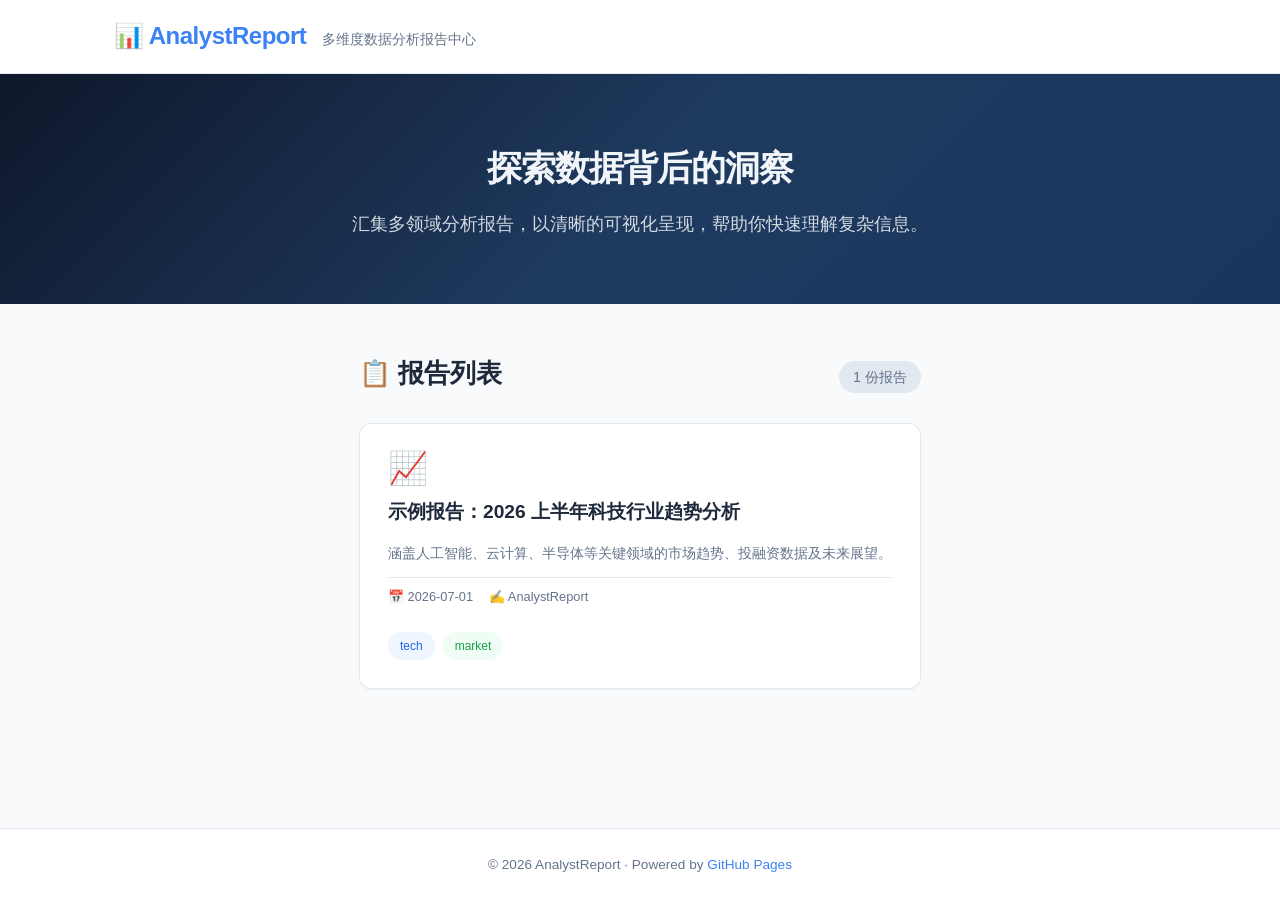
<file: index.html>
<!DOCTYPE html>
<html lang="zh-CN">
<head>
    <meta charset="UTF-8">
    <meta name="viewport" content="width=device-width, initial-scale=1.0">
    <title>AnalystReport - 分析报告中心</title>
    <link rel="stylesheet" href="assets/css/style.css">
</head>
<body>
    <!-- Header -->
    <header class="site-header">
        <div class="container">
            <h1 class="site-title">📊 AnalystReport</h1>
            <p class="site-subtitle">多维度数据分析报告中心</p>
        </div>
    </header>

    <!-- Hero Section -->
    <section class="hero">
        <div class="container">
            <h2>探索数据背后的洞察</h2>
            <p>汇集多领域分析报告，以清晰的可视化呈现，帮助你快速理解复杂信息。</p>
        </div>
    </section>

    <!-- Reports Section -->
    <main class="container">
        <section class="reports-section">
            <div class="section-header">
                <h2>📋 报告列表</h2>
                <span class="report-count" id="reportCount">0 份报告</span>
            </div>
            <div class="reports-grid" id="reportsGrid">
                <!-- 由 JS 动态加载 -->
                <div class="loading">加载中...</div>
            </div>
        </section>
    </main>

    <!-- Footer -->
    <footer class="site-footer">
        <div class="container">
            <p>© 2026 AnalystReport · Powered by <a href="https://github.com/GL-Universe/AnalystReport" target="_blank">GitHub Pages</a></p>
        </div>
    </footer>

    <script src="assets/js/main.js"></script>
</body>
</html>
</file>
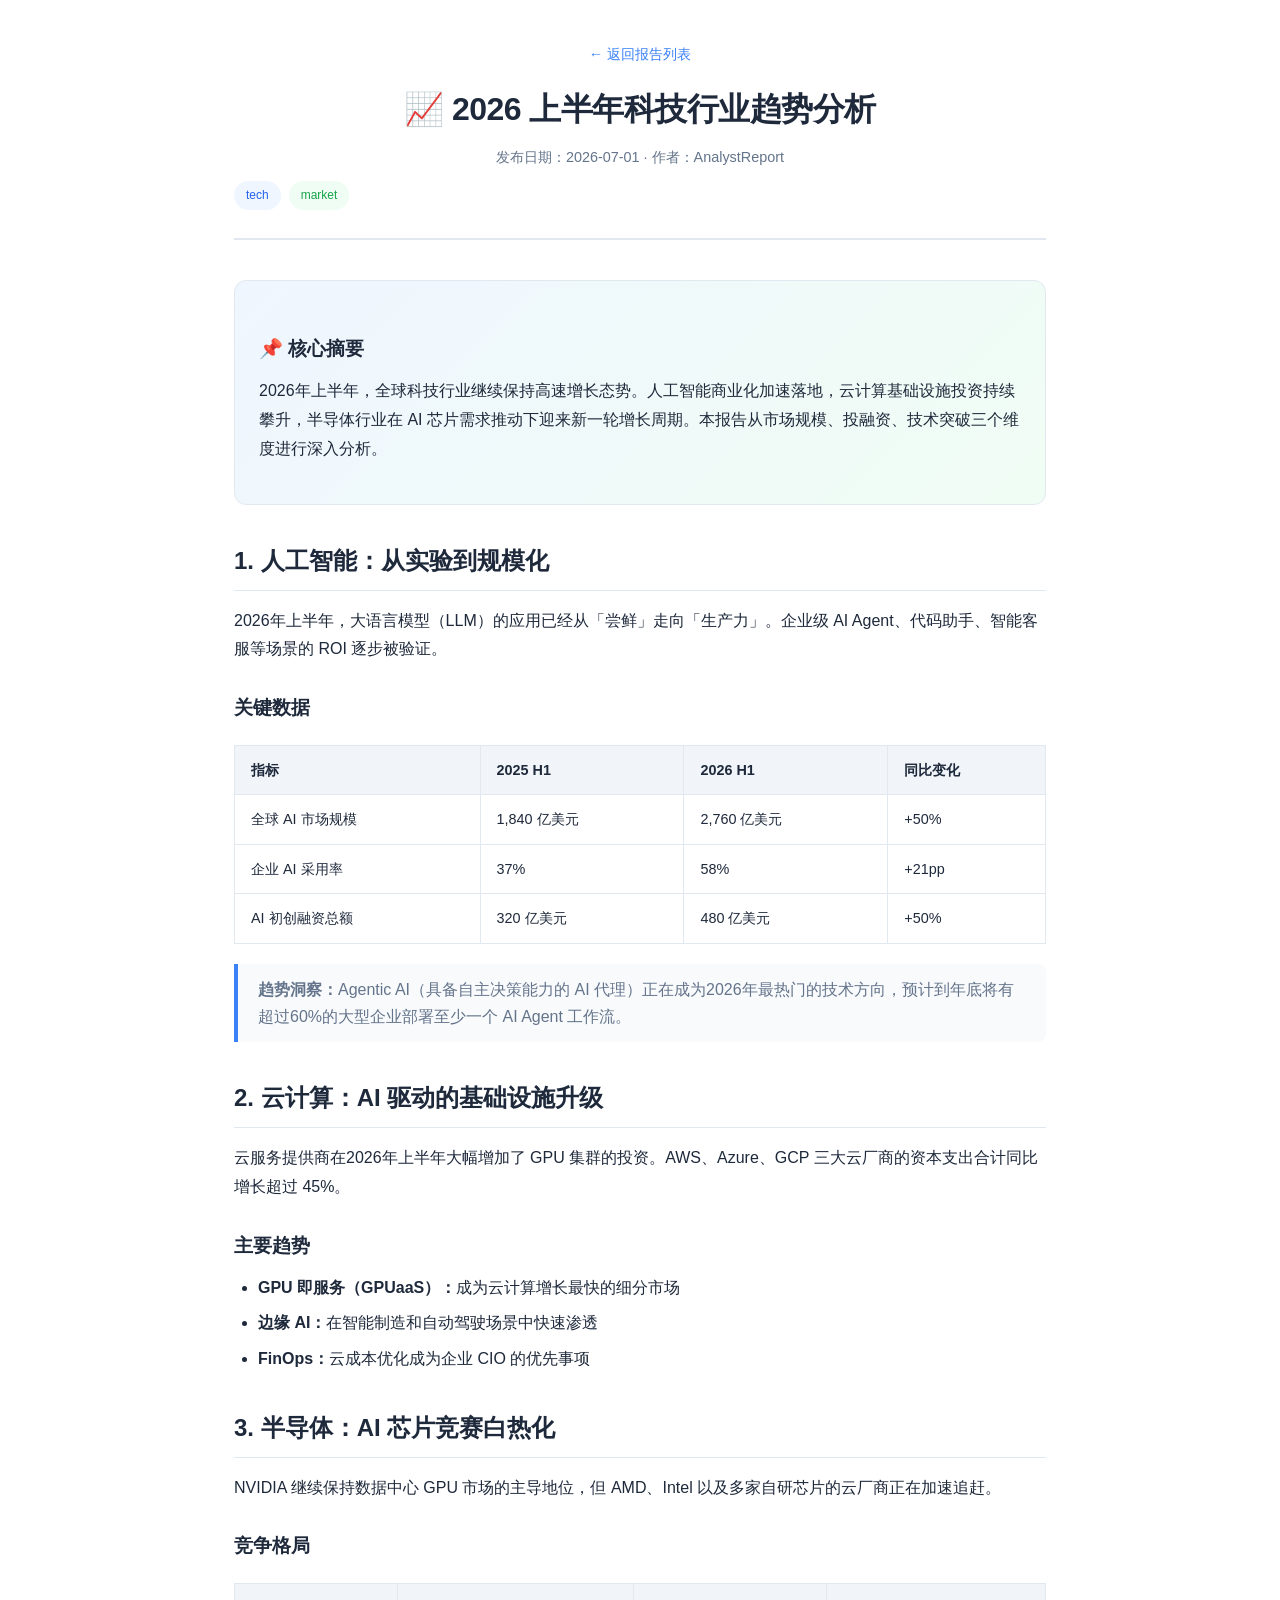
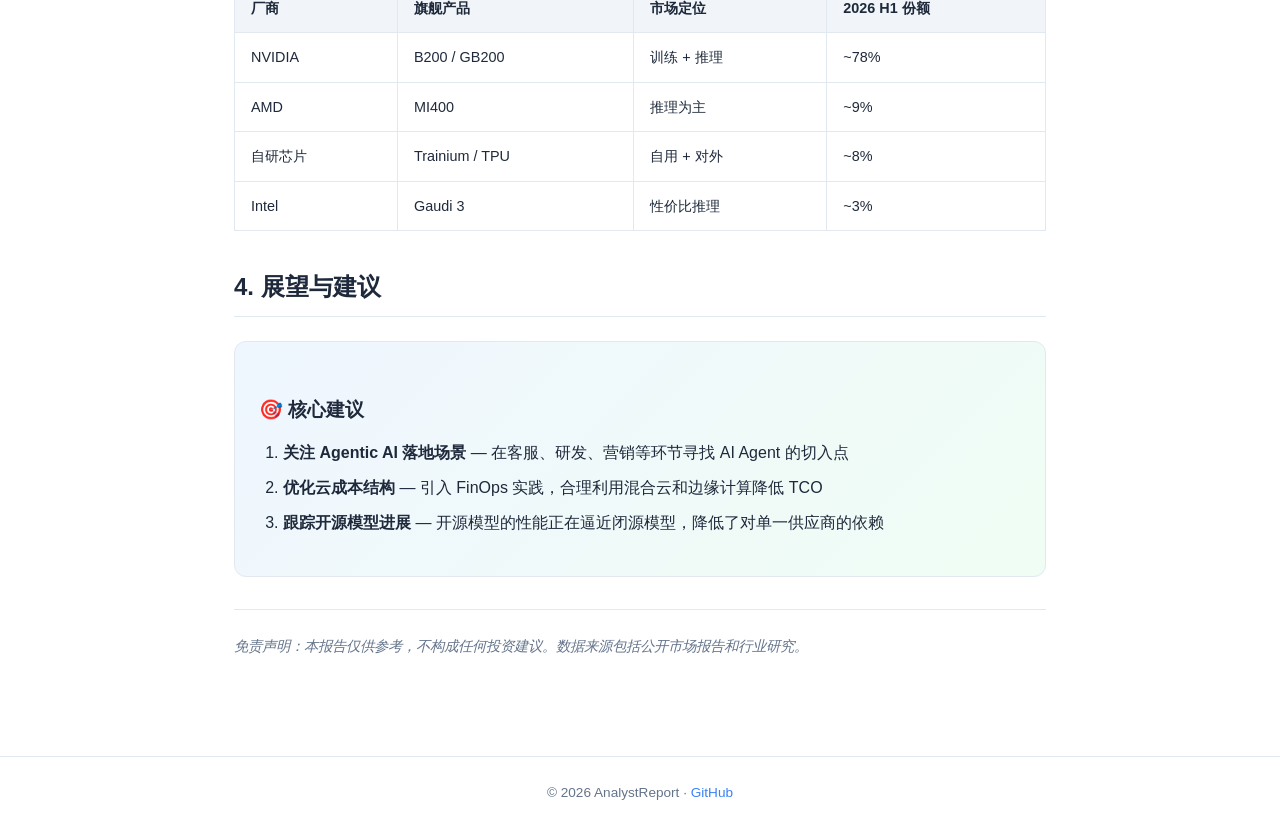
<file: reports/sample-report.html>
<!DOCTYPE html>
<html lang="zh-CN">
<head>
    <meta charset="UTF-8">
    <meta name="viewport" content="width=device-width, initial-scale=1.0">
    <title>2026 上半年科技行业趋势分析 - AnalystReport</title>
    <link rel="stylesheet" href="../assets/css/style.css">
</head>
<body class="report-page">
    <main class="report-container">
        <!-- 报告头部 -->
        <header class="report-header">
            <a href="../index.html" class="report-back">← 返回报告列表</a>
            <h1>📈 2026 上半年科技行业趋势分析</h1>
            <div class="report-date">发布日期：2026-07-01 · 作者：AnalystReport</div>
            <div class="tags">
                <span class="tag tag-tech">tech</span>
                <span class="tag tag-market">market</span>
            </div>
        </header>

        <!-- 报告正文 -->
        <article class="report-content">

            <!-- 摘要 -->
            <div class="highlight-box">
                <h3>📌 核心摘要</h3>
                <p>2026年上半年，全球科技行业继续保持高速增长态势。人工智能商业化加速落地，云计算基础设施投资持续攀升，半导体行业在 AI 芯片需求推动下迎来新一轮增长周期。本报告从市场规模、投融资、技术突破三个维度进行深入分析。</p>
            </div>

            <!-- 第1章 -->
            <h2>1. 人工智能：从实验到规模化</h2>
            <p>2026年上半年，大语言模型（LLM）的应用已经从「尝鲜」走向「生产力」。企业级 AI Agent、代码助手、智能客服等场景的 ROI 逐步被验证。</p>

            <h3>关键数据</h3>
            <table>
                <thead>
                    <tr><th>指标</th><th>2025 H1</th><th>2026 H1</th><th>同比变化</th></tr>
                </thead>
                <tbody>
                    <tr><td>全球 AI 市场规模</td><td>1,840 亿美元</td><td>2,760 亿美元</td><td>+50%</td></tr>
                    <tr><td>企业 AI 采用率</td><td>37%</td><td>58%</td><td>+21pp</td></tr>
                    <tr><td>AI 初创融资总额</td><td>320 亿美元</td><td>480 亿美元</td><td>+50%</td></tr>
                </tbody>
            </table>

            <blockquote>
                <strong>趋势洞察：</strong>Agentic AI（具备自主决策能力的 AI 代理）正在成为2026年最热门的技术方向，预计到年底将有超过60%的大型企业部署至少一个 AI Agent 工作流。
            </blockquote>

            <!-- 第2章 -->
            <h2>2. 云计算：AI 驱动的基础设施升级</h2>
            <p>云服务提供商在2026年上半年大幅增加了 GPU 集群的投资。AWS、Azure、GCP 三大云厂商的资本支出合计同比增长超过 45%。</p>

            <h3>主要趋势</h3>
            <ul>
                <li><strong>GPU 即服务（GPUaaS）：</strong>成为云计算增长最快的细分市场</li>
                <li><strong>边缘 AI：</strong>在智能制造和自动驾驶场景中快速渗透</li>
                <li><strong>FinOps：</strong>云成本优化成为企业 CIO 的优先事项</li>
            </ul>

            <!-- 第3章 -->
            <h2>3. 半导体：AI 芯片竞赛白热化</h2>
            <p>NVIDIA 继续保持数据中心 GPU 市场的主导地位，但 AMD、Intel 以及多家自研芯片的云厂商正在加速追赶。</p>

            <h3>竞争格局</h3>
            <table>
                <thead>
                    <tr><th>厂商</th><th>旗舰产品</th><th>市场定位</th><th>2026 H1 份额</th></tr>
                </thead>
                <tbody>
                    <tr><td>NVIDIA</td><td>B200 / GB200</td><td>训练 + 推理</td><td>~78%</td></tr>
                    <tr><td>AMD</td><td>MI400</td><td>推理为主</td><td>~9%</td></tr>
                    <tr><td>自研芯片</td><td>Trainium / TPU</td><td>自用 + 对外</td><td>~8%</td></tr>
                    <tr><td>Intel</td><td>Gaudi 3</td><td>性价比推理</td><td>~3%</td></tr>
                </tbody>
            </table>

            <!-- 第4章 -->
            <h2>4. 展望与建议</h2>
            <div class="highlight-box">
                <h3>🎯 核心建议</h3>
                <ol>
                    <li><strong>关注 Agentic AI 落地场景</strong> — 在客服、研发、营销等环节寻找 AI Agent 的切入点</li>
                    <li><strong>优化云成本结构</strong> — 引入 FinOps 实践，合理利用混合云和边缘计算降低 TCO</li>
                    <li><strong>跟踪开源模型进展</strong> — 开源模型的性能正在逼近闭源模型，降低了对单一供应商的依赖</li>
                </ol>
            </div>

            <p style="margin-top: 32px; padding-top: 24px; border-top: 1px solid var(--color-border); color: var(--color-text-secondary); font-size: 0.9rem;">
                <em>免责声明：本报告仅供参考，不构成任何投资建议。数据来源包括公开市场报告和行业研究。</em>
            </p>

        </article>
    </main>

    <footer class="site-footer">
        <div class="container">
            <p>© 2026 AnalystReport · <a href="https://github.com/GL-Universe/AnalystReport" target="_blank">GitHub</a></p>
        </div>
    </footer>
</body>
</html>
</file>
<file: assets/css/style.css>
/* ========================================
   AnalystReport - 全局样式表
   ======================================== */

/* --- CSS Variables --- */
:root {
    --color-bg: #f8fafc;
    --color-surface: #ffffff;
    --color-primary: #3b82f6;
    --color-primary-dark: #2563eb;
    --color-accent: #10b981;
    --color-text: #1e293b;
    --color-text-secondary: #64748b;
    --color-border: #e2e8f0;
    --color-hero-bg: #0f172a;
    --color-hero-text: #f1f5f9;
    --shadow-sm: 0 1px 2px rgba(0,0,0,0.05);
    --shadow-md: 0 4px 6px -1px rgba(0,0,0,0.07), 0 2px 4px -2px rgba(0,0,0,0.05);
    --shadow-lg: 0 10px 15px -3px rgba(0,0,0,0.08), 0 4px 6px -4px rgba(0,0,0,0.04);
    --radius: 12px;
    --radius-sm: 8px;
    --font-sans: -apple-system, BlinkMacSystemFont, "Segoe UI", "PingFang SC", "Hiragino Sans GB", "Microsoft YaHei", sans-serif;
    --font-mono: "SF Mono", "Fira Code", "Menlo", monospace;
}

/* --- Reset & Base --- */
*, *::before, *::after { box-sizing: border-box; margin: 0; padding: 0; }

html { font-size: 16px; scroll-behavior: smooth; }

body {
    font-family: var(--font-sans);
    background: var(--color-bg);
    color: var(--color-text);
    line-height: 1.7;
    min-height: 100vh;
    display: flex;
    flex-direction: column;
}

a { color: var(--color-primary); text-decoration: none; transition: color 0.2s; }
a:hover { color: var(--color-primary-dark); }

img { max-width: 100%; height: auto; }

/* --- Container --- */
.container {
    max-width: 1100px;
    margin: 0 auto;
    padding: 0 24px;
}

/* --- Site Header --- */
.site-header {
    background: var(--color-surface);
    border-bottom: 1px solid var(--color-border);
    padding: 16px 0;
    position: sticky;
    top: 0;
    z-index: 100;
    backdrop-filter: blur(8px);
    background: rgba(255,255,255,0.92);
}

.site-header .container {
    display: flex;
    align-items: baseline;
    gap: 16px;
    flex-wrap: wrap;
}

.site-title {
    font-size: 1.5rem;
    font-weight: 700;
    color: var(--color-primary);
    letter-spacing: -0.5px;
}

.site-subtitle {
    font-size: 0.875rem;
    color: var(--color-text-secondary);
}

/* --- Hero --- */
.hero {
    background: linear-gradient(135deg, var(--color-hero-bg) 0%, #1e3a5f 50%, #1a365d 100%);
    color: var(--color-hero-text);
    padding: 64px 0;
    text-align: center;
}

.hero h2 {
    font-size: 2.2rem;
    font-weight: 800;
    margin-bottom: 12px;
    letter-spacing: -1px;
}

.hero p {
    font-size: 1.1rem;
    opacity: 0.85;
    max-width: 600px;
    margin: 0 auto;
}

/* --- Reports Section --- */
.reports-section {
    padding: 48px 0 64px;
}

.section-header {
    display: flex;
    align-items: baseline;
    justify-content: space-between;
    margin-bottom: 28px;
    flex-wrap: wrap;
    gap: 8px;
}

.section-header h2 {
    font-size: 1.6rem;
    font-weight: 700;
}

.report-count {
    font-size: 0.9rem;
    color: var(--color-text-secondary);
    background: var(--color-border);
    padding: 4px 14px;
    border-radius: 20px;
}

/* --- Report Cards Grid --- */
.reports-grid {
    display: grid;
    grid-template-columns: repeat(auto-fill, minmax(320px, 1fr));
    gap: 24px;
}

.report-card {
    background: var(--color-surface);
    border: 1px solid var(--color-border);
    border-radius: var(--radius);
    padding: 28px;
    box-shadow: var(--shadow-sm);
    transition: transform 0.2s, box-shadow 0.2s;
    cursor: pointer;
    display: flex;
    flex-direction: column;
    gap: 12px;
}

.report-card:hover {
    transform: translateY(-3px);
    box-shadow: var(--shadow-lg);
}

.report-card .card-icon {
    font-size: 2rem;
    line-height: 1;
}

.report-card .card-title {
    font-size: 1.2rem;
    font-weight: 700;
    color: var(--color-text);
}

.report-card .card-desc {
    font-size: 0.9rem;
    color: var(--color-text-secondary);
    flex-grow: 1;
}

.report-card .card-meta {
    display: flex;
    gap: 16px;
    font-size: 0.8rem;
    color: var(--color-text-secondary);
    padding-top: 8px;
    border-top: 1px solid var(--color-border);
}

.report-card .card-tag {
    display: inline-block;
    font-size: 0.75rem;
    padding: 2px 10px;
    border-radius: 12px;
    background: #eff6ff;
    color: var(--color-primary);
    font-weight: 500;
}

/* --- Empty State --- */
.empty-state {
    text-align: center;
    padding: 60px 20px;
    color: var(--color-text-secondary);
}

.empty-state .empty-icon {
    font-size: 3rem;
    margin-bottom: 16px;
}

.empty-state h3 {
    font-size: 1.2rem;
    margin-bottom: 8px;
    color: var(--color-text);
}

/* --- Loading --- */
.loading {
    text-align: center;
    padding: 40px;
    color: var(--color-text-secondary);
    font-size: 0.95rem;
}

/* --- Report Detail Page --- */
.report-page {
    background: var(--color-surface);
}

.report-container {
    max-width: 860px;
    margin: 0 auto;
    padding: 40px 24px 80px;
}

.report-header {
    text-align: center;
    margin-bottom: 40px;
    padding-bottom: 28px;
    border-bottom: 2px solid var(--color-border);
}

.report-header h1 {
    font-size: 2rem;
    font-weight: 800;
    margin-bottom: 8px;
    letter-spacing: -0.5px;
}

.report-header .report-date {
    color: var(--color-text-secondary);
    font-size: 0.9rem;
}

.report-header .report-back {
    display: inline-block;
    margin-bottom: 16px;
    font-size: 0.9rem;
    color: var(--color-primary);
}

.report-content h2 {
    font-size: 1.5rem;
    font-weight: 700;
    margin: 36px 0 16px;
    padding-bottom: 8px;
    border-bottom: 1px solid var(--color-border);
}

.report-content h3 {
    font-size: 1.2rem;
    font-weight: 700;
    margin: 28px 0 12px;
}

.report-content p {
    margin-bottom: 16px;
    line-height: 1.8;
}

.report-content ul, .report-content ol {
    margin: 0 0 16px 24px;
}

.report-content li {
    margin-bottom: 8px;
}

.report-content table {
    width: 100%;
    border-collapse: collapse;
    margin: 20px 0;
    font-size: 0.9rem;
}

.report-content th, .report-content td {
    padding: 12px 16px;
    border: 1px solid var(--color-border);
    text-align: left;
}

.report-content th {
    background: #f1f5f9;
    font-weight: 600;
}

.report-content blockquote {
    border-left: 4px solid var(--color-primary);
    padding: 12px 20px;
    margin: 20px 0;
    background: #f8fafc;
    border-radius: 0 var(--radius-sm) var(--radius-sm) 0;
    color: var(--color-text-secondary);
}

.report-content .highlight-box {
    background: linear-gradient(135deg, #eff6ff, #f0fdf4);
    border: 1px solid var(--color-border);
    border-radius: var(--radius);
    padding: 24px;
    margin: 24px 0;
}

.report-content code {
    font-family: var(--font-mono);
    background: #f1f5f9;
    padding: 2px 6px;
    border-radius: 4px;
    font-size: 0.875em;
}

/* --- Tags --- */
.tags {
    display: flex;
    gap: 8px;
    flex-wrap: wrap;
    margin-top: 12px;
}

.tag {
    font-size: 0.75rem;
    padding: 4px 12px;
    border-radius: 16px;
    font-weight: 500;
}

.tag-tech { background: #eff6ff; color: #2563eb; }
.tag-market { background: #f0fdf4; color: #16a34a; }
.tag-data { background: #fef3c7; color: #d97706; }
.tag-strategy { background: #fce7f3; color: #db2777; }

/* --- Site Footer --- */
.site-footer {
    margin-top: auto;
    background: var(--color-surface);
    border-top: 1px solid var(--color-border);
    text-align: center;
    padding: 24px 0;
    font-size: 0.85rem;
    color: var(--color-text-secondary);
}

/* --- Responsive --- */
@media (max-width: 768px) {
    .hero { padding: 40px 0; }
    .hero h2 { font-size: 1.6rem; }
    .hero p { font-size: 1rem; }
    .reports-grid { grid-template-columns: 1fr; }
    .report-container { padding: 24px 16px 60px; }
    .report-header h1 { font-size: 1.5rem; }
}
</file>
